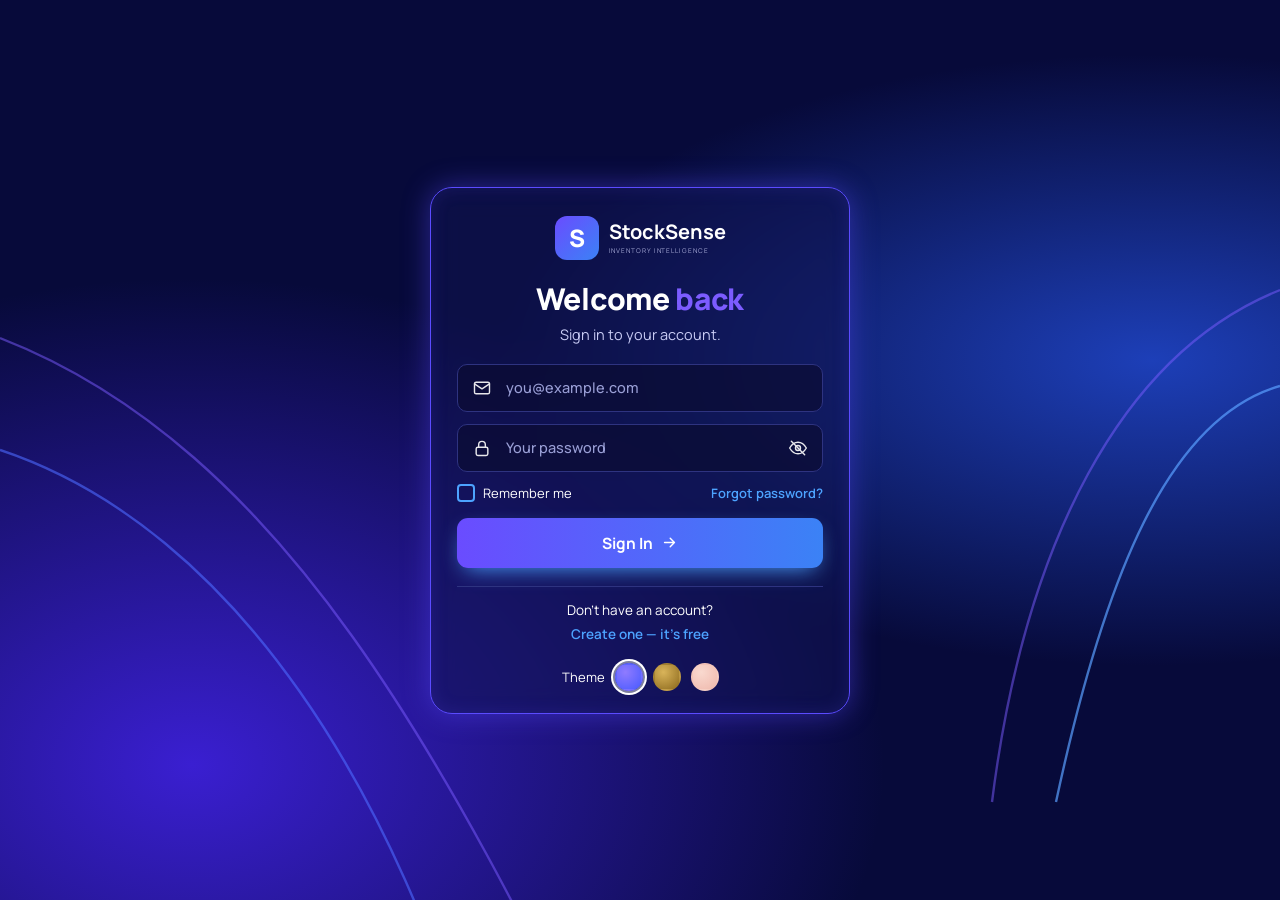
<file: design_reference/SignIn_SignUp_Palette_Reference.html>
<!DOCTYPE html>
<html lang="en">
<head>
<meta charset="utf-8">
<meta name="viewport" content="width=device-width, initial-scale=1, viewport-fit=cover">
<title>StockSense – Sign in</title>
<link href="https://fonts.googleapis.com/css2?family=Manrope:wght@400;500;600;700;800&display=swap" rel="stylesheet">
<style>
:root{box-sizing:border-box;padding-top:env(safe-area-inset-top,0px);padding-bottom:env(safe-area-inset-bottom,0px)}
*,*::before,*::after{box-sizing:inherit}
html,body{height:100%;margin:0}
body{font-family:Manrope,system-ui,sans-serif;color:var(--text);background:var(--bg);display:flex;align-items:center;justify-content:center;padding:24px 16px;min-height:100%;overflow-x:hidden;position:relative;transition:background .4s}
body[data-theme=neon]{--bg:radial-gradient(ellipse at 15% 85%,#3a1fd1 0,transparent 45%),radial-gradient(ellipse at 90% 40%,#1d3fb8 0,transparent 40%),#070a3a;--card:rgba(18,20,80,.55);--cb:#5b4bff;--glow:0 0 28px rgba(91,75,255,.45),inset 0 0 18px rgba(91,75,255,.15);--text:#fff;--muted:#c9ccf5;--field:rgba(10,12,50,.7);--fb:#2e3380;--ph:#9a9fd6;--acc:#7c5cff;--link:#4da3ff;--btn:linear-gradient(90deg,#6a4cff,#3b82f6);--bt:#fff;--logo:linear-gradient(135deg,#6a4cff,#3b82f6);--cardfilter:blur(14px)}
body[data-theme=gold]{--bg:radial-gradient(ellipse at 5% 70%,#6b4a12 0,transparent 40%),radial-gradient(ellipse at 100% 10%,#7a5517 0,transparent 35%),#050403;--card:rgba(12,10,7,.78);--cb:#b8892e;--glow:0 0 22px rgba(217,169,60,.25);--text:#fff;--muted:#e8e0cc;--field:rgba(25,21,14,.9);--fb:#3b3220;--ph:#a39877;--acc:#e0b44a;--link:#e0b44a;--btn:linear-gradient(90deg,#e3c068,#c39a3c);--bt:#17120a;--logo:linear-gradient(135deg,#d9b45a,#8d6a1e);--cardfilter:blur(10px)}
body[data-theme=cream]{--bg:radial-gradient(ellipse at 50% 0,#fff4ec 0,transparent 60%),#f9e3d8;--card:#fdf4ee;--cb:transparent;--glow:0 18px 50px rgba(150,90,70,.18);--text:#17110f;--muted:#2b2220;--field:#fffaf6;--fb:#f0e2d9;--ph:#9a8a82;--acc:#8b1a3a;--link:#b0243f;--btn:linear-gradient(90deg,#8e1b3d,#5f0f27);--bt:#fff;--logo:linear-gradient(135deg,#8e1b3d,#5f0f27);--cardfilter:none}
.art{position:fixed;inset:0;pointer-events:none;z-index:0;display:none}
body[data-theme=neon] .art.neon,body[data-theme=gold] .art.gold,body[data-theme=cream] .art.cream{display:block}
.art svg{width:100%;height:100%}
.card{position:relative;z-index:1;width:100%;max-width:420px;padding:28px 26px 22px;border-radius:22px;background:var(--card);border:1.5px solid var(--cb);box-shadow:var(--glow);backdrop-filter:var(--cardfilter);-webkit-backdrop-filter:var(--cardfilter)}
.brand{display:flex;align-items:center;justify-content:center;gap:10px;margin-bottom:18px}
.logo{width:44px;height:44px;border-radius:12px;background:var(--logo);display:grid;place-items:center;color:#fff;font-weight:800;font-size:24px}
body[data-theme=gold] .logo{color:#1a1308}
.brand b{display:block;font-size:20px;font-weight:700;line-height:1.1}
.brand small{display:block;font-size:6.5px;letter-spacing:.14em;color:var(--muted);opacity:.8;margin-top:3px}
h1{margin:0 0 6px;text-align:center;font-size:30px;font-weight:800;letter-spacing:-.01em}
h1 span{color:var(--acc)}
.sub{margin:0 0 20px;text-align:center;font-size:14.5px;color:var(--muted)}
.f{display:flex;align-items:center;gap:12px;height:48px;padding:0 14px;margin-bottom:12px;background:var(--field);border:1px solid var(--fb);border-radius:10px;transition:border-color .2s,box-shadow .2s}
.f:focus-within{border-color:var(--link);box-shadow:0 0 0 3px color-mix(in srgb,var(--link) 25%,transparent)}
.f svg{width:20px;height:20px;flex:none;stroke:var(--text);fill:none;stroke-width:1.7;stroke-linecap:round;stroke-linejoin:round;opacity:.9}
.f input{flex:1;min-width:0;background:none;border:0;outline:0;color:var(--text);font:500 14.5px Manrope,sans-serif}
.f input::placeholder{color:var(--ph)}
.eye{background:none;border:0;padding:0;cursor:pointer;display:grid;place-items:center}
.row{display:flex;justify-content:space-between;align-items:center;font-size:13px;margin:4px 0 16px}
.row label{display:flex;align-items:center;gap:8px;cursor:pointer}
.row input{appearance:none;width:18px;height:18px;margin:0;border:2px solid var(--link);border-radius:4px;background:none;display:grid;place-items:center}
.row input:checked{background:var(--link)}
.row input:checked::after{content:"";width:5px;height:9px;border:solid var(--bt);border-width:0 2px 2px 0;transform:rotate(45deg) translate(-1px,-1px)}
a,.lnk{color:var(--link);text-decoration:none;font-weight:600;cursor:pointer;background:none;border:0;padding:0;font:inherit;font-weight:600}
.lnk:hover,a:hover{text-decoration:underline}
.btn{width:100%;height:50px;border:0;border-radius:11px;background:var(--btn);color:var(--bt);font:700 15.5px Manrope,sans-serif;cursor:pointer;display:flex;align-items:center;justify-content:center;gap:8px;box-shadow:0 8px 22px -8px var(--link);transition:transform .15s,filter .15s}
.btn:hover{filter:brightness(1.08)}.btn:active{transform:scale(.99)}
.btn:disabled{opacity:.6;cursor:wait}
.btn svg{width:17px;height:17px;stroke:currentColor;fill:none;stroke-width:2;stroke-linecap:round;stroke-linejoin:round}
.msg{min-height:0;margin:0 0 12px;padding:0;font-size:13px;border-radius:8px}
.msg.show{padding:9px 12px}
.msg.err{background:rgba(220,60,80,.14);color:#ff8a98;border:1px solid rgba(220,60,80,.4)}
body[data-theme=cream] .msg.err{color:#a3162f}
.msg.ok{background:rgba(60,190,120,.14);color:#5fe0a0;border:1px solid rgba(60,190,120,.4)}
body[data-theme=cream] .msg.ok{color:#17703f}
.foot{text-align:center;font-size:13.5px;margin-top:18px;padding-top:14px;border-top:1px solid var(--fb)}
.foot p{margin:0 0 6px}
.theme{display:flex;align-items:center;justify-content:center;gap:10px;margin-top:20px;font-size:13px}
.theme button{width:28px;height:28px;border-radius:50%;border:2px solid transparent;cursor:pointer;padding:0;outline-offset:3px}
.theme button[aria-pressed=true]{box-shadow:0 0 0 2px var(--card),0 0 0 4px var(--text)}
.t-neon{background:radial-gradient(circle at 35% 30%,#8f7bff,#4a5bff)}.t-gold{background:radial-gradient(circle at 35% 30%,#d9b45a,#8d6a1e)}.t-cream{background:radial-gradient(circle at 35% 30%,#f9d9cf,#efb9ad)}
.view[hidden]{display:none}
.home{text-align:center}.home p{color:var(--muted)}
@media(prefers-reduced-motion:reduce){*{transition:none!important}}
</style>
</head>
<body data-theme="neon">

<div class="art neon"><svg viewBox="0 0 800 800" preserveAspectRatio="xMidYMid slice"><g fill="none" stroke-width="1.5"><path d="M0 400C150 450 250 620 300 800" stroke="#4d6bff" opacity=".6"/><path d="M0 330C180 400 280 600 380 800" stroke="#7c5cff" opacity=".5"/><path d="M800 360C730 380 690 480 660 620" stroke="#5aa0ff" opacity=".7"/><path d="M800 300C700 340 640 460 620 620" stroke="#7c5cff" opacity=".5"/></g></svg></div>
<div class="art gold"><svg viewBox="0 0 800 800" preserveAspectRatio="xMidYMid slice"><g fill="none" stroke="#e3b85a"><path d="M0 330C120 380 200 520 240 800" opacity=".7"/><path d="M0 380C140 430 220 560 290 800" opacity=".5"/><path d="M0 450C120 500 180 620 200 800" stroke-width="3" opacity=".8"/><path d="M800 0C760 120 700 240 560 330" opacity=".7"/><path d="M800 60C770 160 710 260 610 340" stroke-width="3" opacity=".8"/><path d="M800 120C780 200 730 280 650 340" opacity=".5"/></g></svg></div>
<div class="art cream"><svg viewBox="0 0 800 800" preserveAspectRatio="xMidYMid slice"><g fill="#e8a99b" opacity=".75"><g id="lf"><path d="M0 0C30-40 30-90 0-130 -30-90 -30-40 0 0Z"/></g></g>
<g fill="#e8a99b" opacity=".7"><use href="#lf" transform="translate(70 560) rotate(-8)"/><use href="#lf" transform="translate(40 480) rotate(-40) scale(.8)"/><use href="#lf" transform="translate(90 440) rotate(15) scale(.9)"/><use href="#lf" transform="translate(50 380) rotate(-25) scale(.8)"/><use href="#lf" transform="translate(740 560) rotate(8)"/><use href="#lf" transform="translate(770 470) rotate(38) scale(.8)"/><use href="#lf" transform="translate(710 430) rotate(-15) scale(.9)"/><use href="#lf" transform="translate(760 360) rotate(25) scale(.8)"/></g>
<g stroke="#d8917f" fill="none" opacity=".7"><path d="M70 600C80 520 90 440 60 360"/><path d="M740 600C730 520 720 440 760 340"/></g></svg></div>

<svg width="0" height="0" style="position:absolute"><defs>
<symbol id="i-mail" viewBox="0 0 24 24"><rect x="3" y="5" width="18" height="14" rx="2"/><path d="m3 7 9 6 9-6"/></symbol>
<symbol id="i-lock" viewBox="0 0 24 24"><rect x="5" y="11" width="14" height="10" rx="2"/><path d="M8 11V8a4 4 0 0 1 8 0v3"/></symbol>
<symbol id="i-user" viewBox="0 0 24 24"><circle cx="12" cy="8" r="4"/><path d="M4 21c0-4 4-6 8-6s8 2 8 6"/></symbol>
<symbol id="i-store" viewBox="0 0 24 24"><rect x="4" y="3" width="16" height="18" rx="1"/><path d="M8 7h2M14 7h2M8 11h2M14 11h2M10 21v-4h4v4"/></symbol>
<symbol id="i-eye" viewBox="0 0 24 24"><path d="M2 12s4-7 10-7 10 7 10 7-4 7-10 7S2 12 2 12Z"/><circle cx="12" cy="12" r="3"/><path d="M4 4l16 16"/></symbol>
<symbol id="i-arrow" viewBox="0 0 24 24"><path d="M5 12h14M13 6l6 6-6 6"/></symbol>
</defs></svg>

<main class="card">
  <div class="brand"><div class="logo">S</div><div><b>StockSense</b><small>INVENTORY INTELLIGENCE</small></div></div>

  <!-- SIGN IN -->
  <section class="view" id="signin">
    <h1>Welcome <span>back</span></h1>
    <p class="sub">Sign in to your account.</p>
    <div class="msg" id="m-in" role="alert"></div>
    <div class="f"><svg><use href="#i-mail"/></svg><input id="in-email" type="email" placeholder="you@example.com" autocomplete="email"></div>
    <div class="f"><svg><use href="#i-lock"/></svg><input id="in-pass" type="password" placeholder="Your password" autocomplete="current-password"><button class="eye" type="button" data-eye="in-pass" aria-label="Show password"><svg><use href="#i-eye"/></svg></button></div>
    <div class="row"><label><input type="checkbox" id="in-rem"> Remember me</label><a id="forgot">Forgot password?</a></div>
    <button class="btn" id="b-in">Sign In <svg><use href="#i-arrow"/></svg></button>
    <div class="foot"><p>Don’t have an account?</p><button class="lnk" data-go="signup">Create one — it’s free</button></div>
  </section>

  <!-- SIGN UP -->
  <section class="view" id="signup" hidden>
    <h1>Create your <span>account</span></h1>
    <p class="sub">Set up your workspace in minutes.</p>
    <div class="msg" id="m-up" role="alert"></div>
    <div class="f"><svg><use href="#i-user"/></svg><input id="up-name" placeholder="Full name" autocomplete="name"></div>
    <div class="f"><svg><use href="#i-store"/></svg><input id="up-store" placeholder="Store / business name (optional)" autocomplete="organization"></div>
    <div class="f"><svg><use href="#i-mail"/></svg><input id="up-email" type="email" placeholder="you@example.com" autocomplete="email"></div>
    <div class="f"><svg><use href="#i-lock"/></svg><input id="up-pass" type="password" placeholder="Create a password" autocomplete="new-password"><button class="eye" type="button" data-eye="up-pass" aria-label="Show password"><svg><use href="#i-eye"/></svg></button></div>
    <div class="f"><svg><use href="#i-lock"/></svg><input id="up-conf" type="password" placeholder="Confirm password" autocomplete="new-password"><button class="eye" type="button" data-eye="up-conf" aria-label="Show password"><svg><use href="#i-eye"/></svg></button></div>
    <button class="btn" id="b-up" style="margin-top:6px">Create Account <svg><use href="#i-arrow"/></svg></button>
    <div class="foot"><p>Already have an account?</p><button class="lnk" data-go="signin">Sign in here</button></div>
  </section>

  <!-- SIGNED IN -->
  <section class="view home" id="home" hidden>
    <h1>You’re <span>in</span></h1>
    <p class="sub" id="home-t"></p>
    <button class="btn" id="b-out">Sign Out</button>
  </section>

  <div class="theme" role="group" aria-label="Theme">Theme
    <button class="t-neon" data-t="neon" aria-label="Neon dark"></button>
    <button class="t-gold" data-t="gold" aria-label="Gold"></button>
    <button class="t-cream" data-t="cream" aria-label="Cream"></button>
  </div>
</main>

<script>
const $=id=>document.getElementById(id);
const store={
  get(k,d){try{const v=localStorage.getItem(k);return v?JSON.parse(v):d}catch(e){return d}},
  set(k,v){try{localStorage.setItem(k,JSON.stringify(v))}catch(e){}}
};
async function hash(s){
  try{const b=await crypto.subtle.digest('SHA-256',new TextEncoder().encode(s));return [...new Uint8Array(b)].map(x=>x.toString(16).padStart(2,'0')).join('')}
  catch(e){return btoa(unescape(encodeURIComponent(s)))}
}
function msg(id,text,type){const m=$(id);m.textContent=text||'';m.className='msg'+(text?' show '+type:'')}
const titles={signin:'StockSense – Sign in',signup:'StockSense – Sign up',home:'StockSense'};
function show(v){
  ['signin','signup','home'].forEach(n=>$(n).hidden=n!==v);
  document.title=titles[v];msg('m-in');msg('m-up');
}
function setTheme(t){
  document.body.dataset.theme=t;store.set('ss_theme',t);
  document.querySelectorAll('[data-t]').forEach(b=>b.setAttribute('aria-pressed',b.dataset.t===t));
}
const users=()=>store.get('ss_users',{});
const okEmail=e=>/^[^\s@]+@[^\s@]+\.[^\s@]+$/.test(e);

document.querySelectorAll('[data-t]').forEach(b=>b.onclick=()=>setTheme(b.dataset.t));
document.querySelectorAll('[data-go]').forEach(b=>b.onclick=()=>show(b.dataset.go));
document.querySelectorAll('[data-eye]').forEach(b=>b.onclick=()=>{const i=$(b.dataset.eye);i.type=i.type==='password'?'text':'password'});
$('forgot').onclick=()=>msg('m-in','Password reset isn’t set up yet. Contact your workspace admin.','err');
document.addEventListener('keydown',e=>{if(e.key==='Enter'){const v=['signin','signup'].find(n=>!$(n).hidden);if(v)(v==='signin'?$('b-in'):$('b-up')).click()}});

$('b-in').onclick=async()=>{
  const email=$('in-email').value.trim().toLowerCase(),pass=$('in-pass').value;
  if(!okEmail(email))return msg('m-in','Enter a valid email address.','err');
  if(!pass)return msg('m-in','Enter your password.','err');
  const u=users()[email];
  if(!u){
    msg('m-in','No account found for this email. Create one to continue.','err');
    return;
  }
  if(u.hash!==await hash(pass))return msg('m-in','Incorrect password. Try again.','err');
  store.set('ss_session',{email,name:u.name,store:u.store});
  store.set('ss_remember',$('in-rem').checked?email:'');
  enter();
};

$('b-up').onclick=async()=>{
  const name=$('up-name').value.trim(),st=$('up-store').value.trim(),email=$('up-email').value.trim().toLowerCase(),p=$('up-pass').value,c=$('up-conf').value;
  if(!name)return msg('m-up','Enter your full name.','err');
  if(!okEmail(email))return msg('m-up','Enter a valid email address.','err');
  if(p.length<8)return msg('m-up','Use at least 8 characters for your password.','err');
  if(p!==c)return msg('m-up','Passwords don’t match.','err');
  const all=users();
  if(all[email])return msg('m-up','This email already has an account. Sign in instead.','err');
  all[email]={name,store:st,hash:await hash(p)};store.set('ss_users',all);
  ['up-name','up-store','up-email','up-pass','up-conf'].forEach(i=>$(i).value='');
  $('in-email').value=email;$('in-pass').value='';
  show('signin');msg('m-in','Account created. Sign in to continue.','ok');$('in-pass').focus();
};

function enter(){
  const s=store.get('ss_session');
  $('home-t').textContent='Signed in as '+s.name+(s.store?' · '+s.store:'')+'.';
  show('home');
}
$('b-out').onclick=()=>{store.set('ss_session',null);$('in-pass').value='';show('signin')};

setTheme(store.get('ss_theme','neon'));
const rem=store.get('ss_remember','');
if(rem){$('in-email').value=rem;$('in-rem').checked=true}
store.get('ss_session')?enter():show('signin');
</script>
</body>
</html>
</file>
